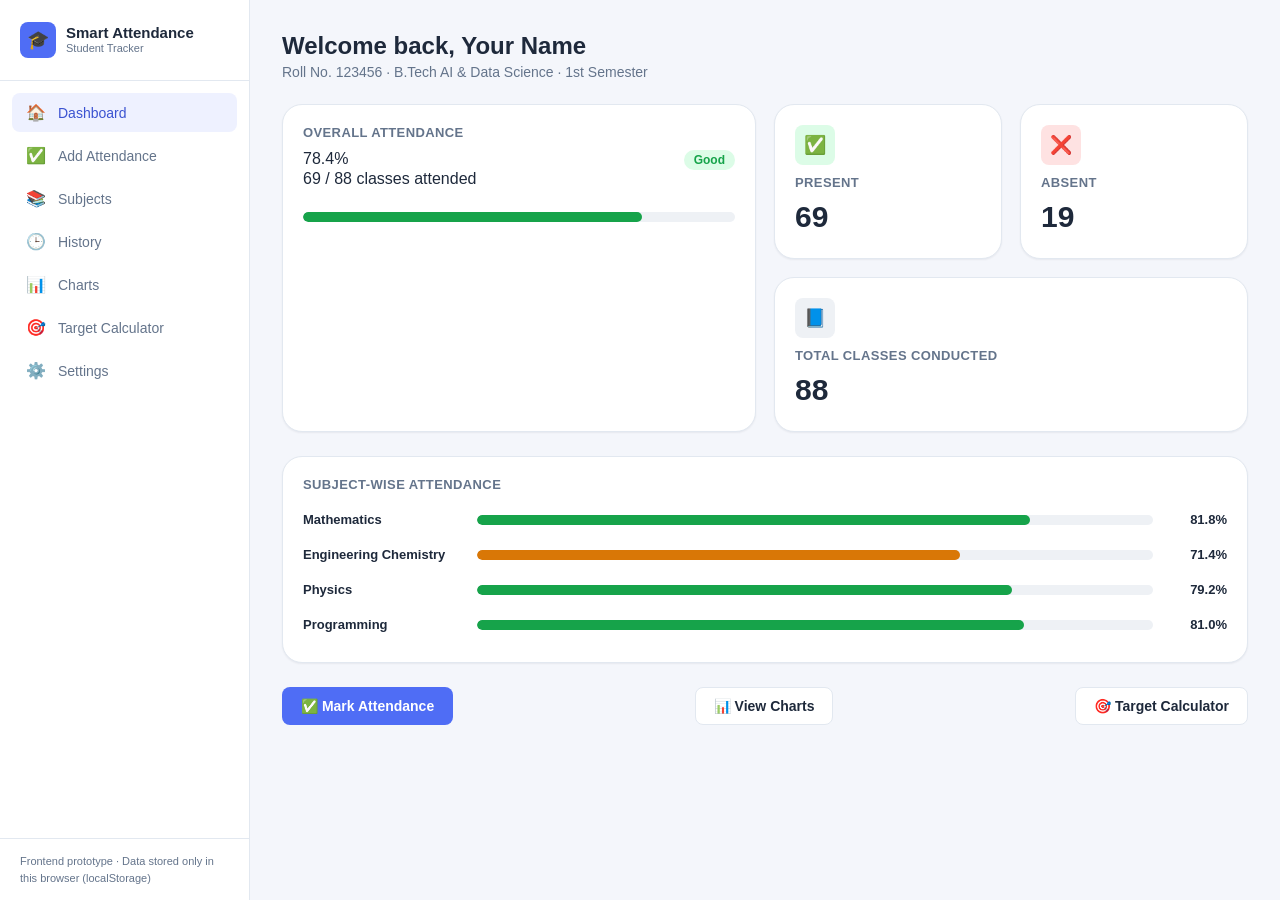
<file: index.html>
<!DOCTYPE html>
<html lang="en">
<head>
  <meta charset="UTF-8" />
  <meta name="viewport" content="width=device-width, initial-scale=1.0" />
  <title>Dashboard · Smart Attendance Tracker</title>
  <link rel="stylesheet" href="style.css" />
</head>
<body>
  <div class="app-shell">
    <div class="sidebar-overlay" id="sidebarOverlay"></div>

    <aside class="sidebar" id="sidebar">
      <div class="sidebar-header">
        <div class="logo-badge">🎓</div>
        <div class="brand-text">
          <strong>Smart Attendance</strong>
          <span>Student Tracker</span>
        </div>
      </div>
      <nav class="sidebar-nav">
        <ul>
          <li><a href="index.html" class="active"><span class="nav-icon">🏠</span> Dashboard</a></li>
          <li><a href="add-attendance.html"><span class="nav-icon">✅</span> Add Attendance</a></li>
          <li><a href="subjects.html"><span class="nav-icon">📚</span> Subjects</a></li>
          <li><a href="history.html"><span class="nav-icon">🕒</span> History</a></li>
          <li><a href="charts.html"><span class="nav-icon">📊</span> Charts</a></li>
          <li><a href="target.html"><span class="nav-icon">🎯</span> Target Calculator</a></li>
          <li><a href="settings.html"><span class="nav-icon">⚙️</span> Settings</a></li>
        </ul>
      </nav>
      <div class="sidebar-footer">
        Frontend prototype · Data stored only in this browser (localStorage)
      </div>
    </aside>

    <div class="topbar">
      <button class="hamburger-btn" id="hamburgerBtn">☰</button>
      <span class="topbar-title">Dashboard</span>
    </div>

    <main class="main-content">
      <div class="page-header">
        <h1>Welcome back, <span id="studentName">Your Name</span></h1>
        <p>
          Roll No. <span id="studentRoll">—</span> ·
          <span id="studentCourse">—</span> ·
          <span id="studentSemester"></span>
        </p>
      </div>

      <div class="grid grid-2">
        <div class="card">
          <div class="card-title">Overall Attendance</div>
          <div class="flex-row" style="align-items: baseline;">
            <div class="stat-value" id="overallPercentage">0.0%</div>
            <span class="badge badge-good" id="overallStatus">Good</span>
          </div>
          <p class="stat-sub" id="overallAttended">0 / 0 classes attended</p>
          <div class="progress-track mt-24">
            <div class="progress-fill success" id="overallProgressFill" style="width: 0%"></div>
          </div>
        </div>

        <div class="grid grid-2" style="align-content: start;">
          <div class="card stat-card">
            <div class="stat-icon success">✅</div>
            <div class="card-title">Present</div>
            <div class="stat-value" id="overallPresent">0</div>
          </div>
          <div class="card stat-card">
            <div class="stat-icon danger">❌</div>
            <div class="card-title">Absent</div>
            <div class="stat-value" id="overallAbsent">0</div>
          </div>
          <div class="card stat-card" style="grid-column: span 2;">
            <div class="stat-icon neutral">📘</div>
            <div class="card-title">Total Classes Conducted</div>
            <div class="stat-value" id="overallTotal">0</div>
          </div>
        </div>
      </div>

      <div class="card mt-24">
        <div class="card-title">Subject-wise Attendance</div>
        <div id="dashboardSubjectList"></div>
      </div>

      <div class="flex-row mt-24">
        <a href="add-attendance.html" class="btn btn-primary">✅ Mark Attendance</a>
        <a href="charts.html" class="btn btn-outline">📊 View Charts</a>
        <a href="target.html" class="btn btn-outline">🎯 Target Calculator</a>
      </div>
    </main>
  </div>

  <script src="script.js"></script>
</body>
</html>
</file>
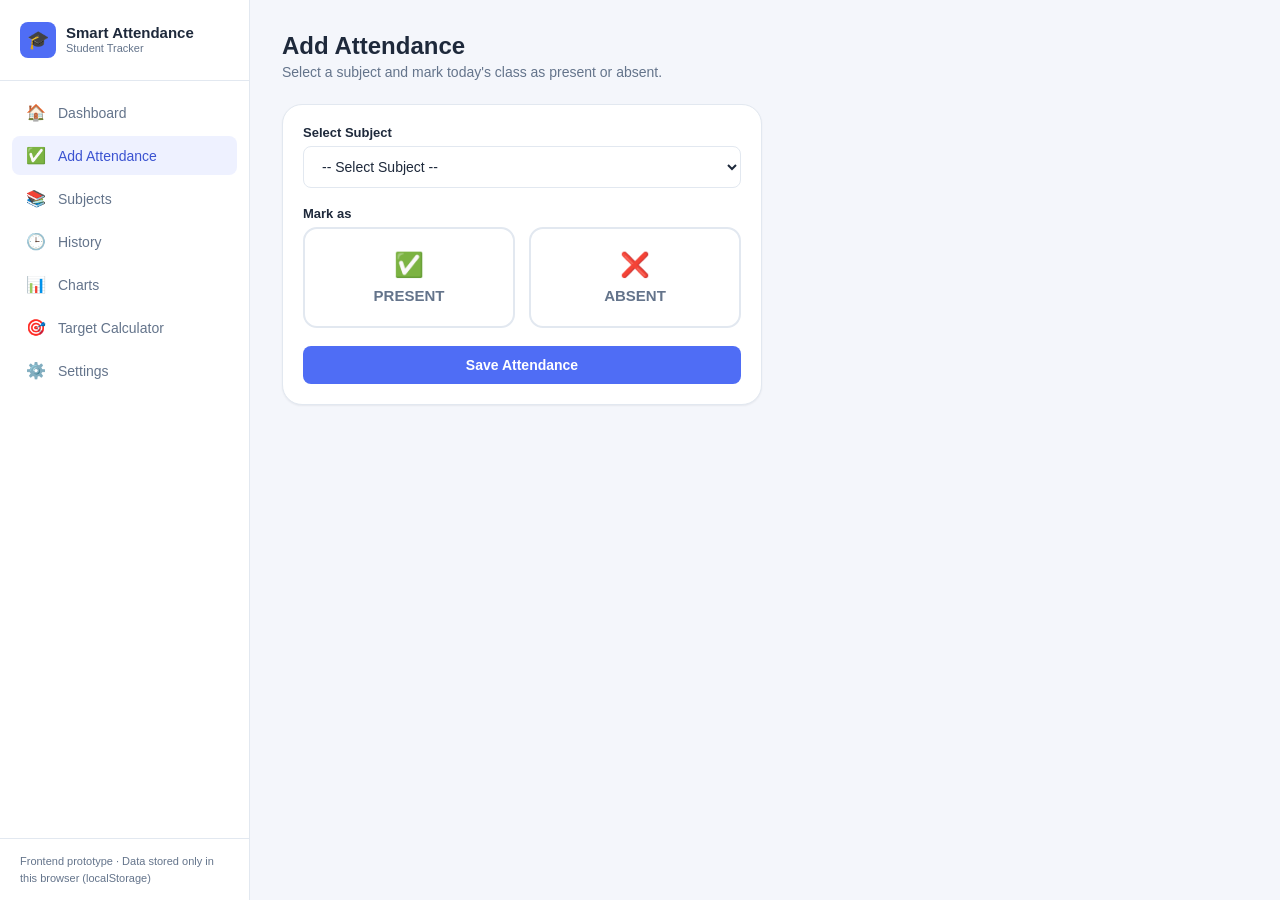
<file: add-attendance.html>
<!DOCTYPE html>
<html lang="en">
<head>
  <meta charset="UTF-8" />
  <meta name="viewport" content="width=device-width, initial-scale=1.0" />
  <title>Add Attendance · Smart Attendance Tracker</title>
  <link rel="stylesheet" href="style.css" />
</head>
<body>
  <div class="app-shell">
    <div class="sidebar-overlay" id="sidebarOverlay"></div>

    <aside class="sidebar" id="sidebar">
      <div class="sidebar-header">
        <div class="logo-badge">🎓</div>
        <div class="brand-text">
          <strong>Smart Attendance</strong>
          <span>Student Tracker</span>
        </div>
      </div>
      <nav class="sidebar-nav">
        <ul>
          <li><a href="index.html"><span class="nav-icon">🏠</span> Dashboard</a></li>
          <li><a href="add-attendance.html" class="active"><span class="nav-icon">✅</span> Add Attendance</a></li>
          <li><a href="subjects.html"><span class="nav-icon">📚</span> Subjects</a></li>
          <li><a href="history.html"><span class="nav-icon">🕒</span> History</a></li>
          <li><a href="charts.html"><span class="nav-icon">📊</span> Charts</a></li>
          <li><a href="target.html"><span class="nav-icon">🎯</span> Target Calculator</a></li>
          <li><a href="settings.html"><span class="nav-icon">⚙️</span> Settings</a></li>
        </ul>
      </nav>
      <div class="sidebar-footer">
        Frontend prototype · Data stored only in this browser (localStorage)
      </div>
    </aside>

    <div class="topbar">
      <button class="hamburger-btn" id="hamburgerBtn">☰</button>
      <span class="topbar-title">Add Attendance</span>
    </div>

    <main class="main-content">
      <div class="page-header">
        <h1>Add Attendance</h1>
        <p>Select a subject and mark today's class as present or absent.</p>
      </div>

      <div class="card" style="max-width: 480px;">
        <div id="attendanceMessage" class="alert"></div>

         <div class="form-group">
          <label for="subjectSelect">Select Subject</label>
          <select id="subjectSelect" class="form-control">
            <option value="">-- Select Subject --</option>
          </select>
        </div>

        <div class="form-group">
          <label>Mark as</label>
          <div class="status-choice-group">
            <button type="button" id="presentBtn" class="status-choice-btn">
              <span class="choice-icon">✅</span>
              PRESENT
            </button>
            <button type="button" id="absentBtn" class="status-choice-btn">
              <span class="choice-icon">❌</span>
              ABSENT
            </button>
          </div>
        </div>

        <button type="button" id="saveAttendanceBtn" class="btn btn-primary btn-block">Save Attendance</button>
      </div>
    </main>
  </div>
  <script src="script.js"></script>
</body>
</html>
</file>
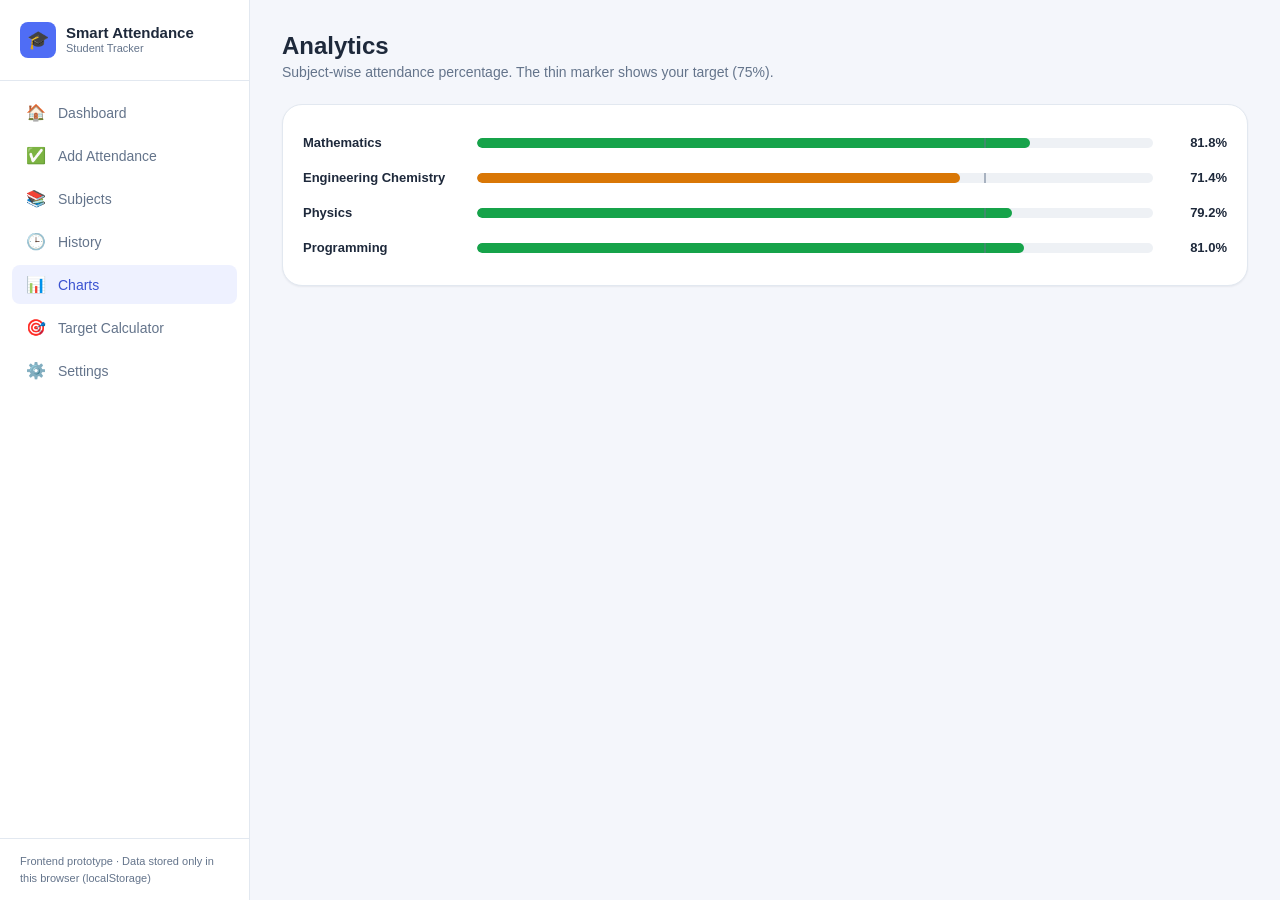
<file: charts.html>
<!DOCTYPE html>
<html lang="en">
<head>
  <meta charset="UTF-8" />
  <meta name="viewport" content="width=device-width, initial-scale=1.0" />
  <title>Charts · Smart Attendance Tracker</title>
  <link rel="stylesheet" href="style.css" />
</head>
<body>
  <div class="app-shell">
    <div class="sidebar-overlay" id="sidebarOverlay"></div>

    <aside class="sidebar" id="sidebar">
      <div class="sidebar-header">
        <div class="logo-badge">🎓</div>
        <div class="brand-text">
          <strong>Smart Attendance</strong>
          <span>Student Tracker</span>
        </div>
      </div>
      <nav class="sidebar-nav">
        <ul>
          <li><a href="index.html"><span class="nav-icon">🏠</span> Dashboard</a></li>
          <li><a href="add-attendance.html"><span class="nav-icon">✅</span> Add Attendance</a></li>
          <li><a href="subjects.html"><span class="nav-icon">📚</span> Subjects</a></li>
          <li><a href="history.html"><span class="nav-icon">🕒</span> History</a></li>
          <li><a href="charts.html" class="active"><span class="nav-icon">📊</span> Charts</a></li>
          <li><a href="target.html"><span class="nav-icon">🎯</span> Target Calculator</a></li>
          <li><a href="settings.html"><span class="nav-icon">⚙️</span> Settings</a></li>
        </ul>
      </nav>
      <div class="sidebar-footer">
        Frontend prototype · Data stored only in this browser (localStorage)
      </div>
    </aside>

    <div class="topbar">
      <button class="hamburger-btn" id="hamburgerBtn">☰</button>
      <span class="topbar-title">Charts</span>
    </div>

    <main class="main-content">
      <div class="page-header">
        <h1>Analytics</h1>
        <p>Subject-wise attendance percentage. The thin marker shows your target (<span id="chartTargetLabel">75%</span>).</p>
      </div>

      <div class="card">
        <div id="chartsList"></div>
      </div>
       </main>
  </div>

  <script src="script.js"></script>
</body>
</html>
</file>
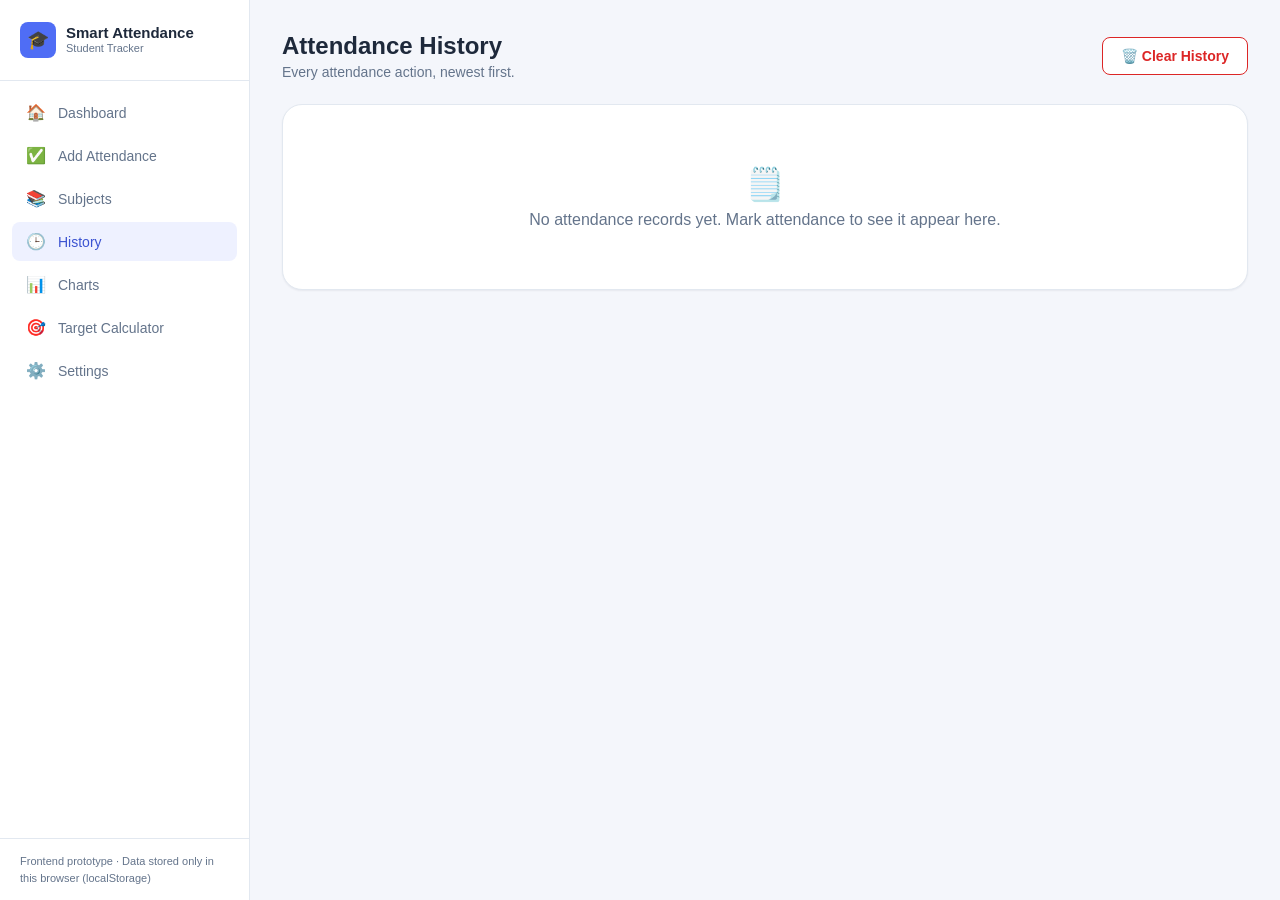
<file: history.html>
<!DOCTYPE html>
<html lang="en">
<head>
  <meta charset="UTF-8" />
  <meta name="viewport" content="width=device-width, initial-scale=1.0" />
  <title>History · Smart Attendance Tracker</title>
  <link rel="stylesheet" href="style.css" />
</head>
<body>
  <div class="app-shell">
    <div class="sidebar-overlay" id="sidebarOverlay"></div>

    <aside class="sidebar" id="sidebar">
      <div class="sidebar-header">
        <div class="logo-badge">🎓</div>
        <div class="brand-text">
          <strong>Smart Attendance</strong>
          <span>Student Tracker</span>
        </div>
      </div>
      <nav class="sidebar-nav">
        <ul>
          <li><a href="index.html"><span class="nav-icon">🏠</span> Dashboard</a></li>
          <li><a href="add-attendance.html"><span class="nav-icon">✅</span> Add Attendance</a></li>
          <li><a href="subjects.html"><span class="nav-icon">📚</span> Subjects</a></li>
          <li><a href="history.html" class="active"><span class="nav-icon">🕒</span> History</a></li>
           <li><a href="charts.html"><span class="nav-icon">📊</span> Charts</a></li>
          <li><a href="target.html"><span class="nav-icon">🎯</span> Target Calculator</a></li>
          <li><a href="settings.html"><span class="nav-icon">⚙️</span> Settings</a></li>
        </ul>
      </nav>
      <div class="sidebar-footer">
        Frontend prototype · Data stored only in this browser (localStorage)
      </div>
    </aside>

    <div class="topbar">
      <button class="hamburger-btn" id="hamburgerBtn">☰</button>
      <span class="topbar-title">History</span>
    </div>

    <main class="main-content">
      <div class="page-header flex-row">
        <div>
          <h1>Attendance History</h1>
          <p>Every attendance action, newest first.</p>
        </div>
        <button type="button" id="clearHistoryBtn" class="btn btn-danger-outline">🗑️ Clear History</button>
      </div>

      <div class="card">
          <div id="historyList"></div>
      </div>
    </main>
  </div>

  <script src="script.js"></script>
</body>
</html>
</file>
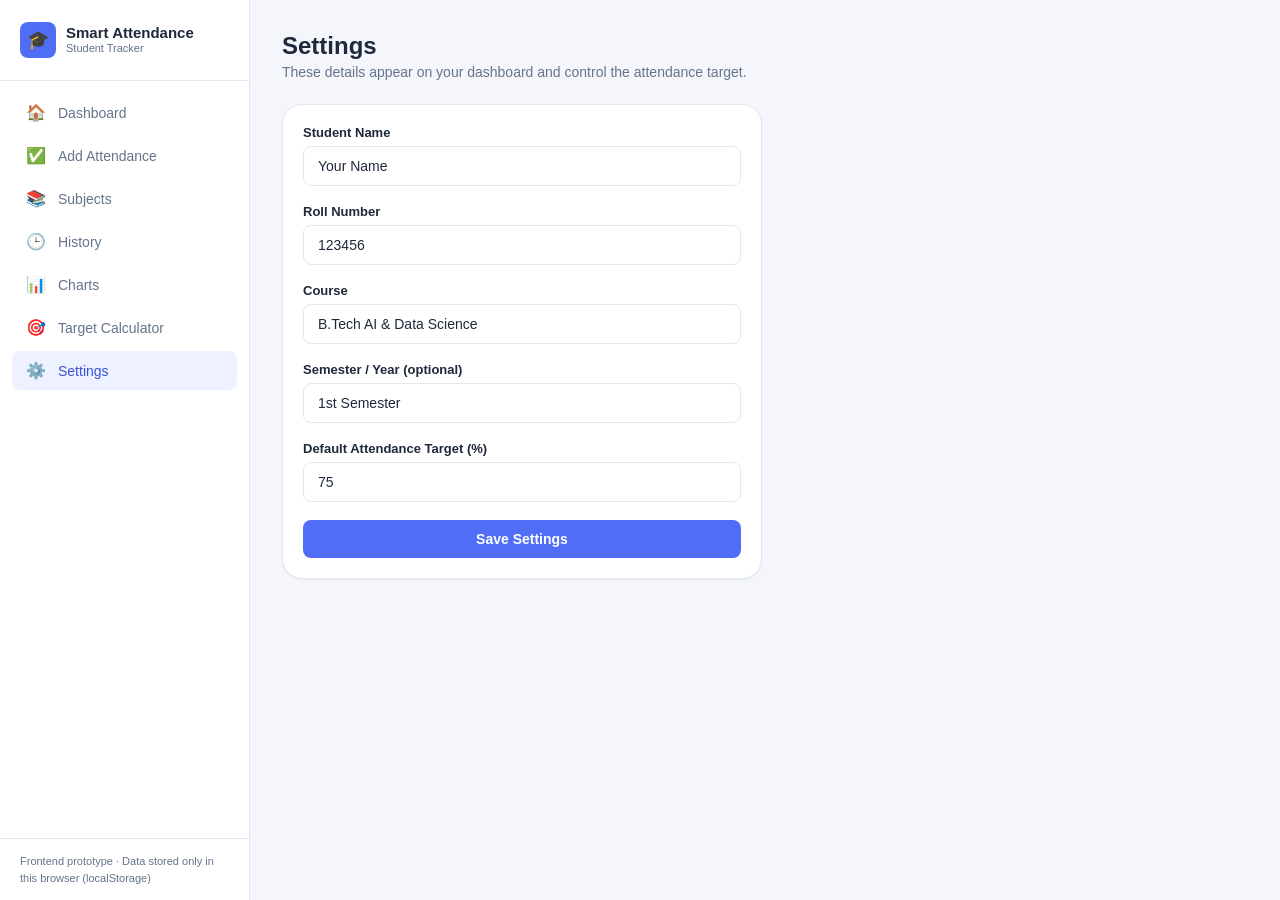
<file: settings.html>
<!DOCTYPE html>
<html lang="en">
<head>
  <meta charset="UTF-8" />
  <meta name="viewport" content="width=device-width, initial-scale=1.0" />
  <title>Settings · Smart Attendance Tracker</title>
  <link rel="stylesheet" href="style.css" />
</head>
<body>
  <div class="app-shell">
    <div class="sidebar-overlay" id="sidebarOverlay"></div>

    <aside class="sidebar" id="sidebar">
      <div class="sidebar-header">
        <div class="logo-badge">🎓</div>
        <div class="brand-text">
          <strong>Smart Attendance</strong>
          <span>Student Tracker</span>
        </div>
      </div>
      <nav class="sidebar-nav">
        <ul>
          <li><a href="index.html"><span class="nav-icon">🏠</span> Dashboard</a></li>
          <li><a href="add-attendance.html"><span class="nav-icon">✅</span> Add Attendance</a></li>
          <li><a href="subjects.html"><span class="nav-icon">📚</span> Subjects</a></li>
          <li><a href="history.html"><span class="nav-icon">🕒</span> History</a></li>
          <li><a href="charts.html"><span class="nav-icon">📊</span> Charts</a></li>
          <li><a href="target.html"><span class="nav-icon">🎯</span> Target Calculator</a></li>
          <li><a href="settings.html" class="active"><span class="nav-icon">⚙️</span> Settings</a></li>
        </ul>
      </nav>
      <div class="sidebar-footer">
        Frontend prototype · Data stored only in this browser (localStorage)
      </div>
    </aside>

    <div class="topbar">
      <button class="hamburger-btn" id="hamburgerBtn">☰</button>
      <span class="topbar-title">Settings</span>
    </div>

    <main class="main-content">
      <div class="page-header">
        <h1>Settings</h1>
        <p>These details appear on your dashboard and control the attendance target.</p>
      </div>

      <div class="card" style="max-width: 480px;">
        <div id="settingsMessage" class="alert"></div>

        <form id="settingsForm">
          <div class="form-group">
            <label for="settingsName">Student Name</label>
            <input type="text" id="settingsName" class="form-control" placeholder="Your Name" />
          </div>

          <div class="form-group">
            <label for="settingsRoll">Roll Number</label>
            <input type="text" id="settingsRoll" class="form-control" placeholder="123456" />
          </div>

          <div class="form-group">
            <label for="settingsCourse">Course</label>
            <input type="text" id="settingsCourse" class="form-control" placeholder="B.Tech AI & Data Science" />
          </div>

          <div class="form-group">
            <label for="settingsSemester">Semester / Year (optional)</label>
            <input type="text" id="settingsSemester" class="form-control" placeholder="1st Semester" />
          </div>

          <div class="form-group">
            <label for="settingsTarget">Default Attendance Target (%)</label>
            <input type="number" id="settingsTarget" class="form-control" min="1" max="100" placeholder="75" />
          </div>

          <button type="submit" class="btn btn-primary btn-block">Save Settings</button>
        </form>
      </div>
    </main>
  </div>

  <script src="script.js"></script>
</body>
</html>
</file>
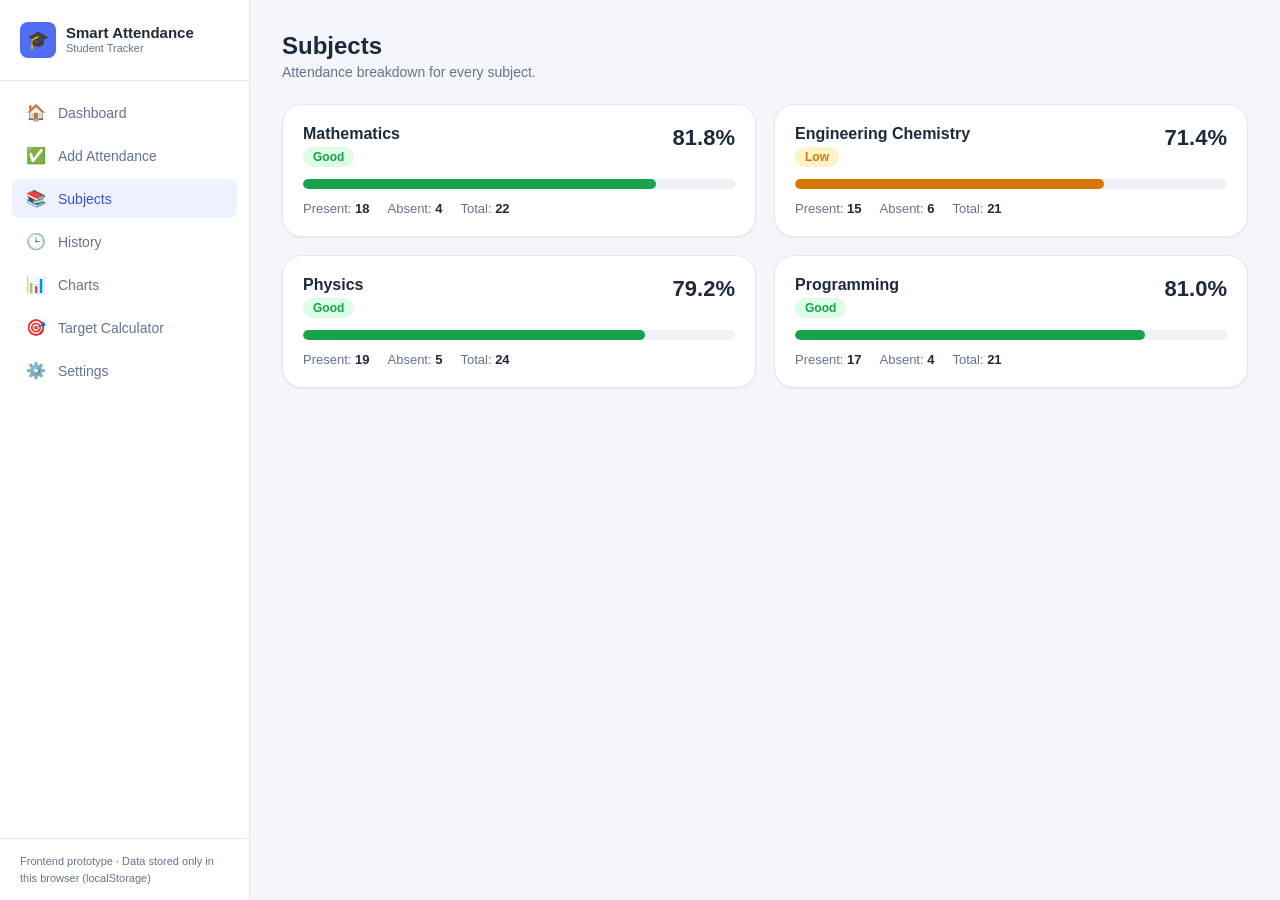
<file: subjects.html>
<!DOCTYPE html>
<html lang="en">
<head>
  <meta charset="UTF-8" />
  <meta name="viewport" content="width=device-width, initial-scale=1.0" />
  <title>Subjects · Smart Attendance Tracker</title>
  <link rel="stylesheet" href="style.css" />
</head>
<body>
  <div class="app-shell">
    <div class="sidebar-overlay" id="sidebarOverlay"></div>

    <aside class="sidebar" id="sidebar">
      <div class="sidebar-header">
        <div class="logo-badge">🎓</div>
        <div class="brand-text">
          <strong>Smart Attendance</strong>
          <span>Student Tracker</span>
        </div>
      </div>
      <nav class="sidebar-nav">
        <ul>
          <li><a href="index.html"><span class="nav-icon">🏠</span> Dashboard</a></li>
          <li><a href="add-attendance.html"><span class="nav-icon">✅</span> Add Attendance</a></li>
          <li><a href="subjects.html" class="active"><span class="nav-icon">📚</span> Subjects</a></li>
          <li><a href="history.html"><span class="nav-icon">🕒</span> History</a></li>
          <li><a href="charts.html"><span class="nav-icon">📊</span> Charts</a></li>
          <li><a href="target.html"><span class="nav-icon">🎯</span> Target Calculator</a></li>
          <li><a href="settings.html"><span class="nav-icon">⚙️</span> Settings</a></li>
        </ul>
      </nav>
      <div class="sidebar-footer">
        Frontend prototype · Data stored only in this browser (localStorage)
      </div>
    </aside>

    <div class="topbar">
      <button class="hamburger-btn" id="hamburgerBtn">☰</button>
      <span class="topbar-title">Subjects</span>
    </div>

    <main class="main-content">
      <div class="page-header">
        <h1>Subjects</h1>
        <p>Attendance breakdown for every subject.</p>
      </div>

      <div class="grid grid-2" id="subjectsList"></div>
    </main>
  </div>

  <script src="script.js"></script>
</body>
</html>
</file>
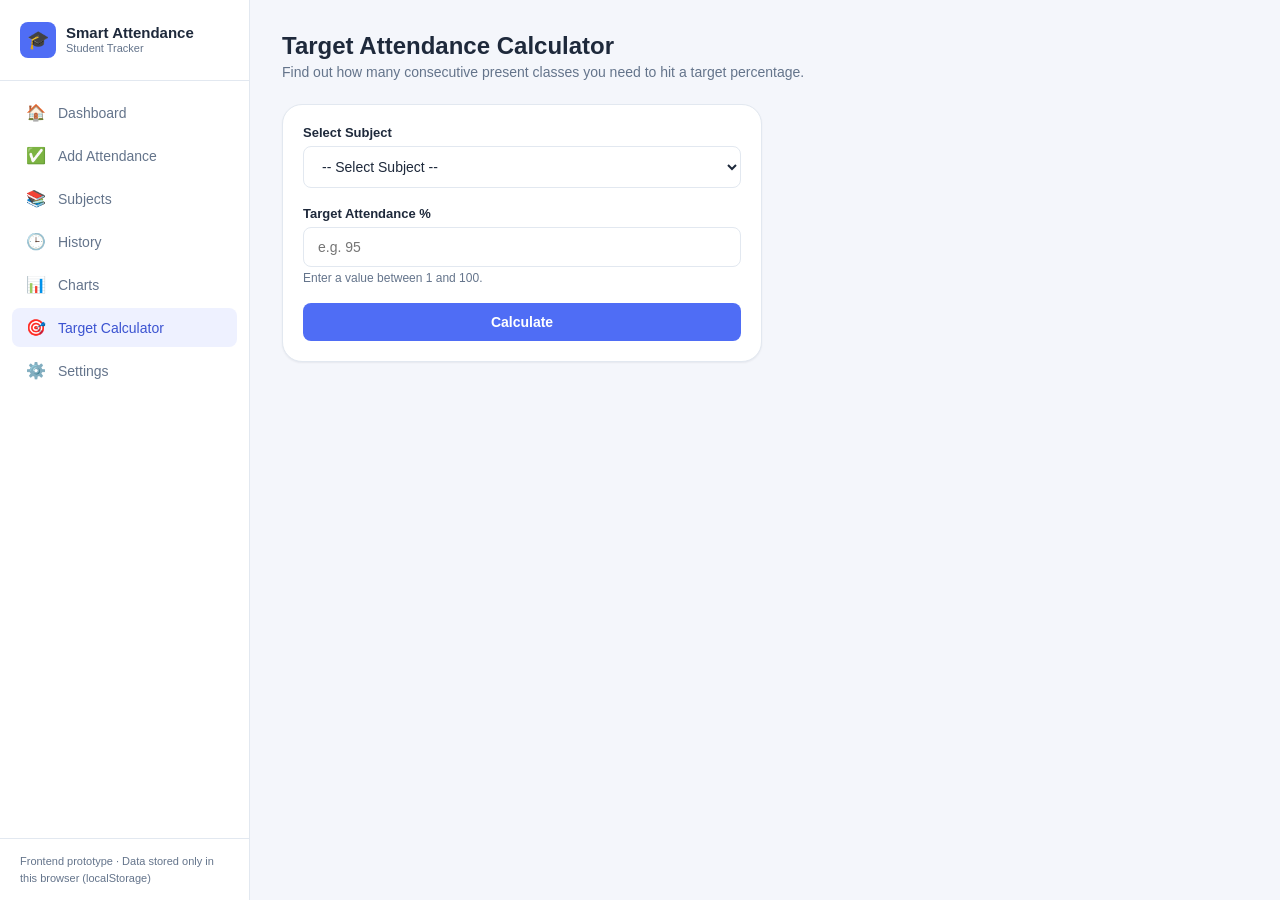
<file: target.html>
<!DOCTYPE html>
<html lang="en">
<head>
  <meta charset="UTF-8" />
  <meta name="viewport" content="width=device-width, initial-scale=1.0" />
  <title>Target Calculator · Smart Attendance Tracker</title>
  <link rel="stylesheet" href="style.css" />
</head>
<body>
  <div class="app-shell">
    <div class="sidebar-overlay" id="sidebarOverlay"></div>

    <aside class="sidebar" id="sidebar">
      <div class="sidebar-header">
        <div class="logo-badge">🎓</div>
        <div class="brand-text">
          <strong>Smart Attendance</strong>
          <span>Student Tracker</span>
        </div>
      </div>
      <nav class="sidebar-nav">
        <ul>
          <li><a href="index.html"><span class="nav-icon">🏠</span> Dashboard</a></li>
          <li><a href="add-attendance.html"><span class="nav-icon">✅</span> Add Attendance</a></li>
          <li><a href="subjects.html"><span class="nav-icon">📚</span> Subjects</a></li>
          <li><a href="history.html"><span class="nav-icon">🕒</span> History</a></li>
          <li><a href="charts.html"><span class="nav-icon">📊</span> Charts</a></li>
          <li><a href="target.html" class="active"><span class="nav-icon">🎯</span> Target Calculator</a></li>
          <li><a href="settings.html"><span class="nav-icon">⚙️</span> Settings</a></li>
        </ul>
      </nav>
      <div class="sidebar-footer">
        Frontend prototype · Data stored only in this browser (localStorage)
      </div>
    </aside>

    <div class="topbar">
      <button class="hamburger-btn" id="hamburgerBtn">☰</button>
      <span class="topbar-title">Target Calculator</span>
    </div>

    <main class="main-content">
      <div class="page-header">
        <h1>Target Attendance Calculator</h1>
        <p>Find out how many consecutive present classes you need to hit a target percentage.</p>
      </div>

      <div class="card" style="max-width: 480px;">
        <form id="targetForm">
          <div class="form-group">
            <label for="targetSubjectSelect">Select Subject</label>
            <select id="targetSubjectSelect" class="form-control">
              <option value="">-- Select Subject --</option>
            </select>
          </div>

          <div class="form-group">
            <label for="targetPercentInput">Target Attendance %</label>
            <input type="number" id="targetPercentInput" class="form-control" placeholder="e.g. 95" min="1" max="100" />
            <span class="hint">Enter a value between 1 and 100.</span>
          </div>

          <button type="submit" class="btn btn-primary btn-block">Calculate</button>
        </form>

        <div id="targetResult" class="alert mt-24"></div>
      </div>
    </main>
  </div>

  <script src="script.js"></script>
</body>
</html>
</file>
<file: style.css>
/* ==========================================================================
   Smart University Attendance Tracker — shared stylesheet
   Used by every page in /attendance-tracker/
   ========================================================================== */

:root {
  --color-primary: #4f6df5;
  --color-primary-dark: #3b53d1;
  --color-primary-light: #eef1ff;

  --color-success: #16a34a;
  --color-success-bg: #dcfce7;

  --color-danger: #dc2626;
  --color-danger-bg: #fee2e2;

  --color-warning: #d97706;
  --color-warning-bg: #fef3c7;

  --color-neutral: #64748b;
  --color-neutral-bg: #eef1f5;

  --color-bg: #f4f6fb;
  --color-surface: #ffffff;
  --color-border: #e2e8f0;
  --color-text: #1e293b;
  --color-text-muted: #64748b;

  --radius-sm: 8px;
  --radius-md: 14px;
  --radius-lg: 20px;

  --shadow-sm: 0 1px 2px rgba(15, 23, 42, 0.06);
  --shadow-md: 0 6px 20px rgba(15, 23, 42, 0.08);

  --sidebar-width: 250px;
  --topbar-height: 60px;
}

* {
  box-sizing: border-box;
}

body {
  margin: 0;
  font-family: "Segoe UI", Roboto, "Helvetica Neue", Arial, sans-serif;
  background: var(--color-bg);
  color: var(--color-text);
  -webkit-font-smoothing: antialiased;
}

h1, h2, h3, h4 {
  margin: 0 0 4px 0;
  font-weight: 600;
}

p {
  margin: 0;
}

a {
  color: inherit;
  text-decoration: none;
}

button {
  font-family: inherit;
  cursor: pointer;
}

/* ---------- App shell layout ---------- */

.app-shell {
  display: flex;
  min-height: 100vh;
}

/* ---------- Sidebar navigation ---------- */

.sidebar {
  width: var(--sidebar-width);
  background: var(--color-surface);
  border-right: 1px solid var(--color-border);
  display: flex;
  flex-direction: column;
  position: fixed;
  top: 0;
  left: 0;
  bottom: 0;
  z-index: 100;
  transition: transform 0.25s ease;
}

.sidebar-header {
  display: flex;
  align-items: center;
  gap: 10px;
  padding: 22px 20px;
  border-bottom: 1px solid var(--color-border);
}

.sidebar-header .logo-badge {
  width: 36px;
  height: 36px;
  border-radius: var(--radius-sm);
  background: var(--color-primary);
  color: #fff;
  display: flex;
  align-items: center;
  justify-content: center;
  font-size: 18px;
  flex-shrink: 0;
}

.sidebar-header .brand-text {
  line-height: 1.2;
}

.sidebar-header .brand-text strong {
  display: block;
  font-size: 15px;
}

.sidebar-header .brand-text span {
  display: block;
  font-size: 11px;
  color: var(--color-text-muted);
}

.sidebar-nav {
  flex: 1;
  padding: 12px;
  overflow-y: auto;
}

.sidebar-nav ul {
  list-style: none;
  margin: 0;
  padding: 0;
  display: flex;
  flex-direction: column;
  gap: 4px;
}

.sidebar-nav a {
  display: flex;
  align-items: center;
  gap: 12px;
  padding: 10px 14px;
  border-radius: var(--radius-sm);
  font-size: 14px;
  font-weight: 500;
  color: var(--color-text-muted);
}

.sidebar-nav a .nav-icon {
  font-size: 16px;
  width: 20px;
  text-align: center;
}

.sidebar-nav a:hover {
  background: var(--color-neutral-bg);
  color: var(--color-text);
}

.sidebar-nav a.active {
  background: var(--color-primary-light);
  color: var(--color-primary-dark);
}

.sidebar-footer {
  padding: 14px 20px;
  border-top: 1px solid var(--color-border);
  font-size: 11px;
  color: var(--color-text-muted);
  line-height: 1.5;
}

.sidebar-overlay {
  display: none;
  position: fixed;
  inset: 0;
  background: rgba(15, 23, 42, 0.45);
  z-index: 90;
}

/* ---------- Topbar (mobile) ---------- */

.topbar {
  display: none;
  align-items: center;
  gap: 12px;
  height: var(--topbar-height);
  padding: 0 16px;
  background: var(--color-surface);
  border-bottom: 1px solid var(--color-border);
  position: sticky;
  top: 0;
  z-index: 80;
}

.hamburger-btn {
  border: none;
  background: var(--color-neutral-bg);
  border-radius: var(--radius-sm);
  width: 38px;
  height: 38px;
  font-size: 18px;
  display: flex;
  align-items: center;
  justify-content: center;
  color: var(--color-text);
}

.topbar-title {
  font-size: 16px;
  font-weight: 600;
}

/* ---------- Main content ---------- */

.main-content {
  margin-left: var(--sidebar-width);
  flex: 1;
  padding: 32px;
  max-width: 1100px;
  width: 100%;
}

.page-header {
  margin-bottom: 24px;
}

.page-header h1 {
  font-size: 24px;
}

.page-header p {
  color: var(--color-text-muted);
  font-size: 14px;
  margin-top: 4px;
}

/* ---------- Cards ---------- */

.card {
  background: var(--color-surface);
  border: 1px solid var(--color-border);
  border-radius: var(--radius-lg);
  box-shadow: var(--shadow-sm);
  padding: 20px;
}

.card-title {
  font-size: 13px;
  font-weight: 600;
  color: var(--color-text-muted);
  text-transform: uppercase;
  letter-spacing: 0.03em;
  margin-bottom: 10px;
}

/* ---------- Grids ---------- */

.grid {
  display: grid;
  gap: 18px;
}

.grid-4 {
  grid-template-columns: repeat(4, 1fr);
}

.grid-2 {
  grid-template-columns: repeat(2, 1fr);
}

@media (max-width: 900px) {
  .grid-4 {
    grid-template-columns: repeat(2, 1fr);
  }
}

@media (max-width: 560px) {
  .grid-4, .grid-2 {
    grid-template-columns: 1fr;
  }
}

/* ---------- Stat cards (dashboard) ---------- */

.stat-card .stat-value {
  font-size: 30px;
  font-weight: 700;
  margin: 4px 0;
}

.stat-card .stat-sub {
  font-size: 13px;
  color: var(--color-text-muted);
}

.stat-icon {
  width: 40px;
  height: 40px;
  border-radius: var(--radius-sm);
  display: flex;
  align-items: center;
  justify-content: center;
  font-size: 18px;
  margin-bottom: 10px;
}

.stat-icon.primary { background: var(--color-primary-light); color: var(--color-primary-dark); }
.stat-icon.success { background: var(--color-success-bg); color: var(--color-success); }
.stat-icon.danger { background: var(--color-danger-bg); color: var(--color-danger); }
.stat-icon.warning { background: var(--color-warning-bg); color: var(--color-warning); }
.stat-icon.neutral { background: var(--color-neutral-bg); color: var(--color-neutral); }

/* ---------- Badges ---------- */

.badge {
  display: inline-flex;
  align-items: center;
  gap: 5px;
  padding: 3px 10px;
  border-radius: 999px;
  font-size: 12px;
  font-weight: 600;
}

.badge-good, .badge-present {
  background: var(--color-success-bg);
  color: var(--color-success);
}

.badge-low, .badge-absent {
  background: var(--color-warning-bg);
  color: var(--color-warning);
}

.badge-absent {
  background: var(--color-danger-bg);
  color: var(--color-danger);
}

/* ---------- Progress bars ---------- */

.progress-track {
  width: 100%;
  height: 10px;
  border-radius: 999px;
  background: var(--color-neutral-bg);
  overflow: hidden;
}

.progress-fill {
  height: 100%;
  border-radius: 999px;
  background: var(--color-primary);
  transition: width 0.3s ease;
}

.progress-fill.success { background: var(--color-success); }
.progress-fill.warning { background: var(--color-warning); }
.progress-fill.danger { background: var(--color-danger); }

/* ---------- Buttons ---------- */

.btn {
  border: 1px solid transparent;
  border-radius: var(--radius-sm);
  padding: 10px 18px;
  font-size: 14px;
  font-weight: 600;
  display: inline-flex;
  align-items: center;
  justify-content: center;
  gap: 6px;
  transition: background 0.15s ease, transform 0.05s ease, border-color 0.15s ease;
}

.btn:active {
  transform: scale(0.98);
}

.btn-primary {
  background: var(--color-primary);
  color: #fff;
}

.btn-primary:hover {
  background: var(--color-primary-dark);
}

.btn-outline {
  background: var(--color-surface);
  border-color: var(--color-border);
  color: var(--color-text);
}

.btn-outline:hover {
  background: var(--color-neutral-bg);
}

.btn-danger-outline {
  background: var(--color-surface);
  border-color: var(--color-danger);
  color: var(--color-danger);
}

.btn-danger-outline:hover {
  background: var(--color-danger-bg);
}

.btn-block {
  width: 100%;
}

.btn:disabled {
  opacity: 0.5;
  cursor: not-allowed;
}

/* ---------- Status choice buttons (Add Attendance page) ---------- */

.status-choice-group {
  display: grid;
  grid-template-columns: 1fr 1fr;
  gap: 14px;
}

.status-choice-btn {
  border: 2px solid var(--color-border);
  background: var(--color-surface);
  border-radius: var(--radius-md);
  padding: 22px 12px;
  display: flex;
  flex-direction: column;
  align-items: center;
  gap: 8px;
  font-weight: 600;
  font-size: 15px;
  color: var(--color-text-muted);
}

.status-choice-btn .choice-icon {
  font-size: 24px;
}

.status-choice-btn:hover {
  border-color: var(--color-primary);
}

.status-choice-btn.selected-present {
  border-color: var(--color-success);
  background: var(--color-success-bg);
  color: var(--color-success);
}

.status-choice-btn.selected-absent {
  border-color: var(--color-danger);
  background: var(--color-danger-bg);
  color: var(--color-danger);
}

/* ---------- Forms ---------- */

.form-group {
  margin-bottom: 18px;
}

.form-group label {
  display: block;
  font-size: 13px;
  font-weight: 600;
  margin-bottom: 6px;
  color: var(--color-text);
}

.form-group .hint {
  font-size: 12px;
  color: var(--color-text-muted);
  margin-top: 4px;
  display: block;
}

.form-control {
  width: 100%;
  padding: 11px 14px;
  border-radius: var(--radius-sm);
  border: 1px solid var(--color-border);
  font-size: 14px;
  background: var(--color-surface);
  color: var(--color-text);
}

.form-control:focus {
  outline: none;
  border-color: var(--color-primary);
  box-shadow: 0 0 0 3px var(--color-primary-light);
}

/* ---------- Alerts / messages ---------- */

.alert {
  padding: 12px 16px;
  border-radius: var(--radius-sm);
  font-size: 13.5px;
  font-weight: 500;
  margin-bottom: 16px;
  display: none;
}

.alert.visible {
  display: block;
}

.alert-success {
  background: var(--color-success-bg);
  color: var(--color-success);
}

.alert-danger {
  background: var(--color-danger-bg);
  color: var(--color-danger);
}

.alert-info {
  background: var(--color-primary-light);
  color: var(--color-primary-dark);
}

/* ---------- Subject cards ---------- */

.subject-card {
  display: flex;
  flex-direction: column;
  gap: 12px;
}

.subject-card-head {
  display: flex;
  justify-content: space-between;
  align-items: flex-start;
}

.subject-card-head h3 {
  font-size: 16px;
}

.subject-stats-row {
  display: flex;
  gap: 18px;
  font-size: 13px;
  color: var(--color-text-muted);
}

.subject-stats-row strong {
  color: var(--color-text);
}

.subject-pct {
  font-size: 22px;
  font-weight: 700;
}

/* ---------- Charts (CSS bar chart) ---------- */

.chart-bar-row {
  display: grid;
  grid-template-columns: 160px 1fr 60px;
  align-items: center;
  gap: 14px;
  padding: 10px 0;
}

.chart-bar-label {
  font-size: 13px;
  font-weight: 600;
}

.chart-bar-value {
  font-size: 13px;
  font-weight: 700;
  text-align: right;
}

.chart-target-line {
  position: relative;
}

.chart-target-marker {
  position: absolute;
  top: -4px;
  bottom: -4px;
  width: 2px;
  background: var(--color-text-muted);
  opacity: 0.5;
}

/* ---------- History table ---------- */

.history-table-wrap {
  overflow-x: auto;
}

table.history-table {
  width: 100%;
  border-collapse: collapse;
  font-size: 14px;
}

table.history-table th {
  text-align: left;
  font-size: 12px;
  text-transform: uppercase;
  letter-spacing: 0.03em;
  color: var(--color-text-muted);
  padding: 10px 12px;
  border-bottom: 1px solid var(--color-border);
  white-space: nowrap;
}

table.history-table td {
  padding: 12px;
  border-bottom: 1px solid var(--color-border);
  white-space: nowrap;
}

table.history-table tr:last-child td {
  border-bottom: none;
}

.empty-state {
  text-align: center;
  padding: 40px 20px;
  color: var(--color-text-muted);
}

.empty-state .empty-icon {
  font-size: 32px;
  margin-bottom: 8px;
}

/* ---------- Utility ---------- */

.flex-row {
  display: flex;
  align-items: center;
  justify-content: space-between;
  gap: 12px;
  flex-wrap: wrap;
}

.text-muted {
  color: var(--color-text-muted);
}

.mt-24 {
  margin-top: 24px;
}

/* ---------- Responsive ---------- */

@media (max-width: 880px) {
  .sidebar {
    transform: translateX(-100%);
  }

  .sidebar.open {
    transform: translateX(0);
    box-shadow: var(--shadow-md);
  }

  .sidebar-overlay.open {
    display: block;
  }

  .topbar {
    display: flex;
  }

  .main-content {
    margin-left: 0;
    padding: 20px;
  }

  .chart-bar-row {
    grid-template-columns: 100px 1fr 50px;
  }
}
</file>
